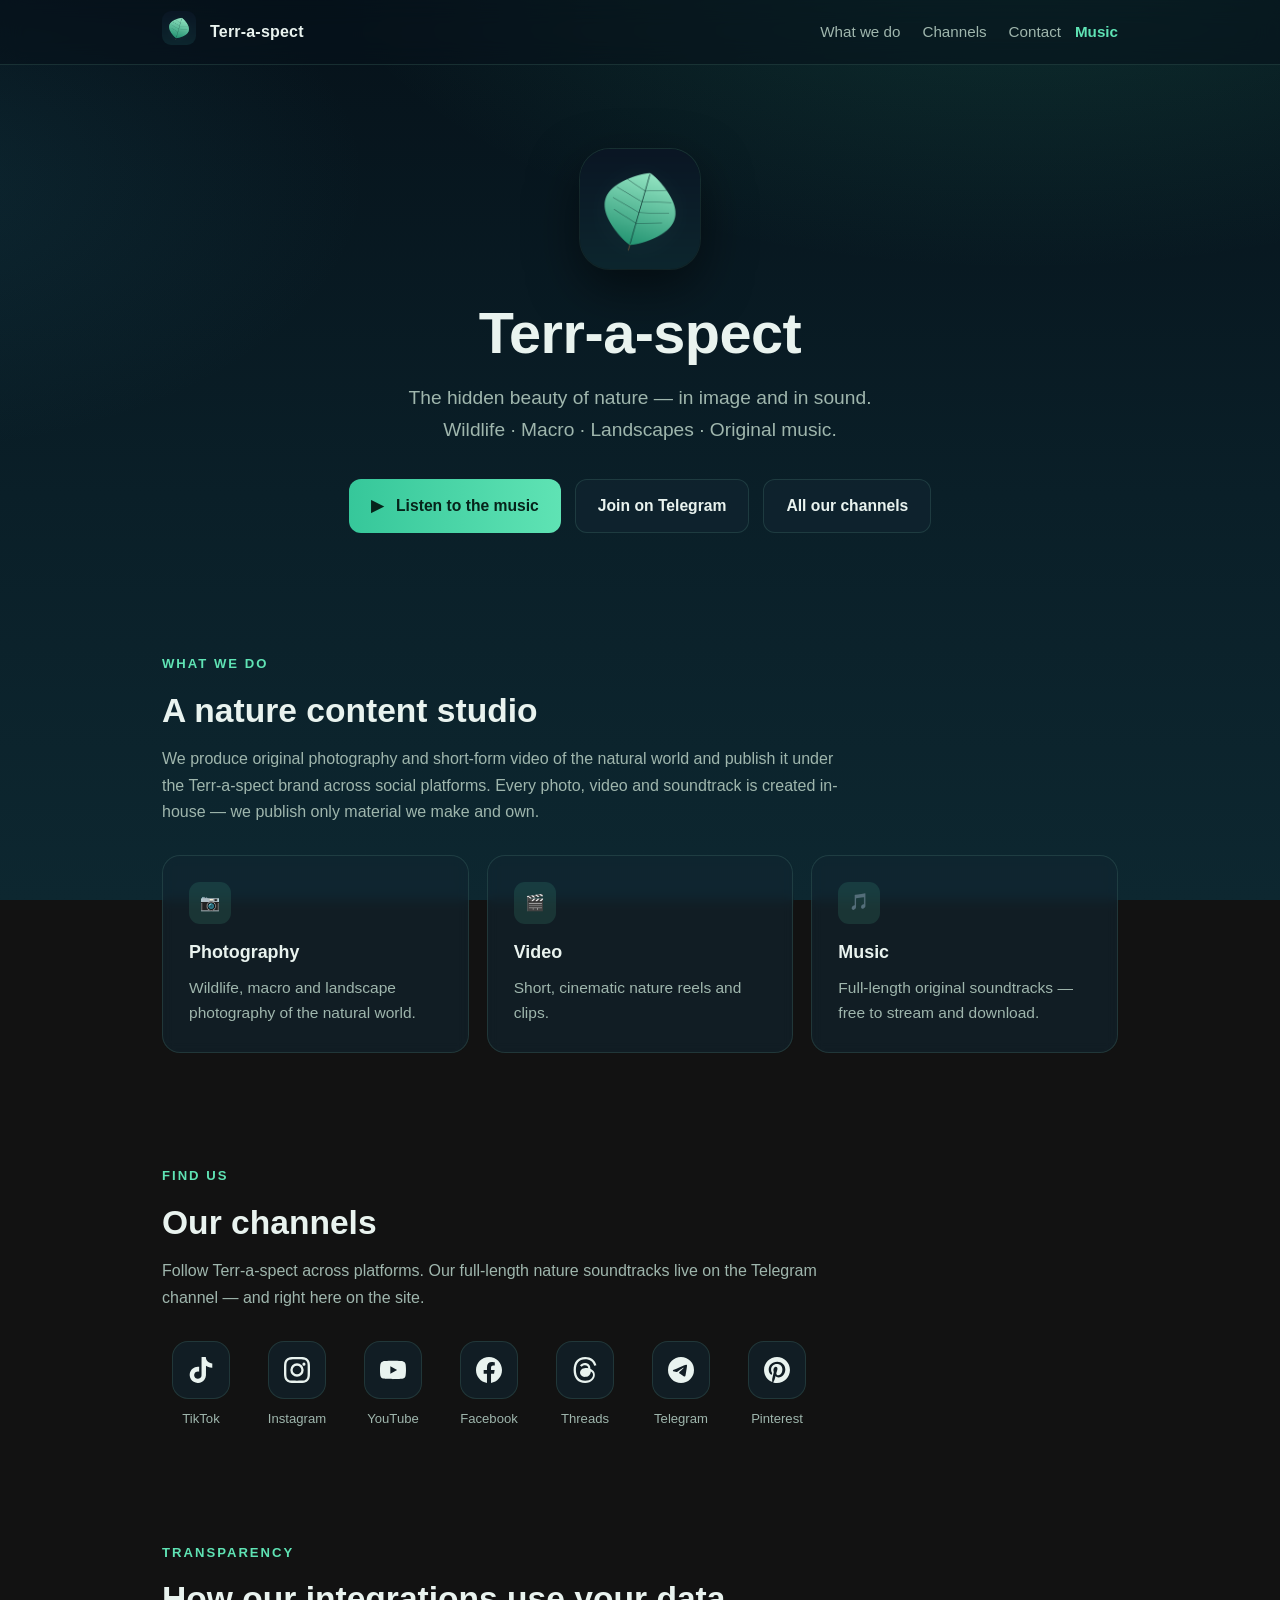
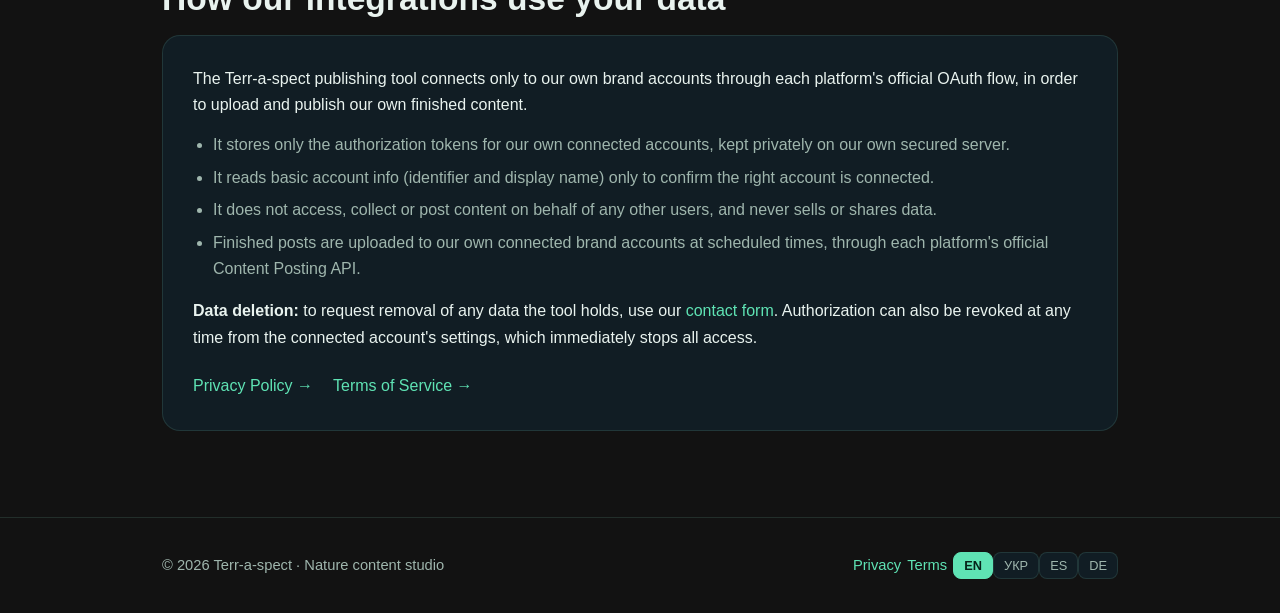
<file: index.html>
<!DOCTYPE html>
<html lang="en">
<head>
<meta charset="utf-8">
<meta name="viewport" content="width=device-width, initial-scale=1">
<!-- TikTok domain verified via DNS TXT (Cloudflare). -->
<meta name="p:domain_verify" content="827fdcbd09fb1265c131b0fda8704e03"/>
<title>Terr-a-spect — nature photography, video &amp; original music</title>
<meta name="description" content="Terr-a-spect is a nature content studio: original wildlife, macro and landscape photography, short-form video and full-length original music, published across TikTok, Instagram, YouTube, Facebook, Threads and Telegram.">
<meta property="og:title" content="Terr-a-spect — nature photography, video & original music">
<meta property="og:description" content="The hidden beauty of nature — in image and in sound. Wildlife · Macro · Landscapes · Original music.">
<meta property="og:type" content="website">
<meta property="og:url" content="https://terr-a-spect.com/">
<meta property="og:image" content="https://terr-a-spect.com/icon.png">
<link rel="icon" type="image/png" href="./icon.png">
<link rel="stylesheet" href="./player.css">
<link rel="apple-touch-icon" href="./icon.png">
<style>
  :root{
    --bg0:#06121a; --bg1:#0a1f28; --bg2:#0d2730;
    --surface:rgba(18,38,49,.6); --border:rgba(120,190,170,.16);
    --text:#e9f3ef; --muted:#9fb6ad; --accent:#5fe3b4; --accent2:#36c79a;
    color-scheme:dark;
  }
  *{box-sizing:border-box;margin:0;padding:0}
  html{scroll-behavior:smooth;scroll-padding-top:80px}   /* якорі не ховаються під липке меню */
  body{
    font-family:-apple-system,BlinkMacSystemFont,"Segoe UI",Roboto,Helvetica,Arial,sans-serif;
    background:
      radial-gradient(1200px 600px at 80% -10%, rgba(54,199,154,.18), transparent 60%),
      radial-gradient(900px 500px at -10% 20%, rgba(40,120,140,.16), transparent 55%),
      linear-gradient(180deg,var(--bg0),var(--bg1) 55%,var(--bg2));
    background-attachment:fixed;
    color:var(--text);line-height:1.65;-webkit-font-smoothing:antialiased;
  }
  a{color:var(--accent);text-decoration:none}
  a:hover{text-decoration:underline}
  .wrap{max-width:1000px;margin:0 auto;padding:0 22px}

  /* nav */
  nav{position:sticky;top:0;z-index:20;backdrop-filter:blur(12px);
      background:rgba(6,18,26,.55);border-bottom:1px solid var(--border)}
  nav .wrap{display:flex;align-items:center;gap:14px;height:64px}
  nav img{width:34px;height:34px;border-radius:9px}
  nav .brand{font-weight:700;letter-spacing:.2px}
  nav .links{margin-left:auto;display:flex;gap:22px}
  nav .links a{color:var(--muted);font-size:.95rem}
  nav .links a:hover{color:var(--text);text-decoration:none}
  .navmusic{color:var(--accent);font-weight:600;font-size:.95rem}
  .navmusic:hover{text-decoration:none;filter:brightness(1.12)}
  @media(max-width:640px){nav .links{display:none} .navmusic{margin-left:auto}}

  /* hero */
  header.hero{padding:84px 0 64px;text-align:center}
  .logo-big{width:120px;height:120px;border-radius:30px;
            box-shadow:0 18px 50px rgba(0,0,0,.5),0 0 0 1px var(--border);margin-bottom:26px}
  h1{font-size:clamp(2.4rem,6vw,3.6rem);font-weight:800;letter-spacing:-.5px;line-height:1.05}
  .grad{background:linear-gradient(90deg,var(--accent),#7fd0ff);-webkit-background-clip:text;
        background-clip:text;color:transparent}
  .tagline{color:var(--muted);font-size:1.2rem;margin:18px auto 0;max-width:620px}
  .cta{display:flex;gap:14px;justify-content:center;flex-wrap:wrap;margin-top:34px}
  .btn{display:inline-flex;align-items:center;gap:9px;padding:13px 22px;border-radius:12px;
       font-weight:600;font-size:.98rem}
  .btn.primary{background:linear-gradient(90deg,var(--accent2),var(--accent));color:#06231a}
  .btn.primary:hover{text-decoration:none;filter:brightness(1.07)}
  .btn.ghost{border:1px solid var(--border);color:var(--text);background:var(--surface)}
  .btn.ghost:hover{text-decoration:none;border-color:var(--accent)}

  /* sections */
  section{padding:56px 0}
  .eyebrow{color:var(--accent);font-weight:700;font-size:.82rem;letter-spacing:2px;text-transform:uppercase}
  h2{font-size:clamp(1.6rem,3.4vw,2.1rem);font-weight:750;margin:8px 0 8px}
  .lead{color:var(--muted);max-width:680px}

  .cards{display:grid;grid-template-columns:repeat(auto-fit,minmax(250px,1fr));gap:18px;margin-top:30px}
  .card{background:var(--surface);border:1px solid var(--border);border-radius:18px;padding:26px;
        backdrop-filter:blur(6px);transition:transform .15s,border-color .15s}
  .card:hover{transform:translateY(-3px);border-color:var(--accent)}
  .card .ic{width:42px;height:42px;border-radius:11px;display:grid;place-items:center;
            background:rgba(95,227,180,.12);margin-bottom:14px}
  .card h3{font-size:1.12rem;margin-bottom:7px}
  .card p{color:var(--muted);font-size:.97rem}

  /* featured track */
  .featbox{margin-top:26px;display:flex;align-items:center;gap:18px;background:var(--surface);
           border:1px solid var(--border);border-radius:18px;padding:20px 24px;flex-wrap:wrap}
  .feat-play{background:linear-gradient(90deg,var(--accent2),var(--accent));color:#06231a;border:0;
             width:52px;height:52px;border-radius:50%;cursor:pointer;display:grid;place-items:center;flex:0 0 52px}
  .feat-play svg{width:24px;height:24px;fill:currentColor}
  .feat-play:hover{filter:brightness(1.08)}
  .feat-meta{min-width:140px}
  .feat-meta .ft{font-weight:700;font-size:1.05rem;color:var(--text)}
  .feat-meta .fp{color:var(--muted);font-size:.9rem}
  .feat-actions{display:flex;gap:18px;align-items:center;margin-left:auto;flex-wrap:wrap}
  .feat-actions a{color:var(--muted);font-size:.95rem}
  .feat-actions a:hover{color:var(--accent);text-decoration:none}

  /* social icons */
  .socials{display:flex;flex-wrap:wrap;gap:18px;margin-top:30px}
  .soc{display:flex;flex-direction:column;align-items:center;gap:9px;width:78px}
  .soc:hover{text-decoration:none}
  .soc .ic{width:58px;height:58px;border-radius:16px;display:grid;place-items:center;
           background:var(--surface);border:1px solid var(--border);color:var(--text);transition:.16s}
  .soc:hover .ic{transform:translateY(-3px);border-color:var(--accent);background:rgba(95,227,180,.12)}
  .soc svg{width:26px;height:26px;fill:currentColor}
  .soc span.lbl{font-size:.82rem;color:var(--muted);transition:.16s}
  .soc:hover span.lbl{color:var(--text)}

  /* data box */
  .databox{background:var(--surface);border:1px solid var(--border);border-radius:18px;padding:30px}
  .databox ul{margin:14px 0 0;padding-left:20px;color:var(--muted)}
  .databox li{margin:6px 0}
  .legal-links{display:flex;gap:20px;flex-wrap:wrap;margin-top:22px}

  /* posts carousel */
  .carousel{position:relative;margin-top:26px}
  .slides{overflow:hidden;border-radius:18px}
  .slides-inner{display:flex;transition:transform .6s cubic-bezier(.4,0,.2,1)}
  .pcard{flex:0 0 100%;background:var(--surface);border:1px solid var(--border);border-radius:18px;padding:26px 54px;overflow:hidden}
  .pc-title{font-size:1.15rem;font-weight:700;margin-bottom:14px;color:#bfe9da}
  .pc-body{display:flex;gap:20px}
  .pc-media{flex:0 0 42%;border-radius:14px;overflow:hidden;aspect-ratio:4/5;background:#0c1b24;cursor:pointer;position:relative}
  .pc-media img,.pc-media video{width:100%;height:100%;object-fit:cover;display:block}
  .pc-media img{animation:kb 14s ease-in-out infinite alternate}   /* Ken-Burns лише для фото — на <video> зум смикав */
  .pc-media:hover img,.pc-media:hover video{filter:brightness(1.06)}
  .pc-playbig{position:absolute;inset:0;margin:auto;width:58px;height:58px;border-radius:50%;background:rgba(8,20,28,.72);display:grid;place-items:center;pointer-events:none}
  .pc-playbig svg{width:26px;height:26px;fill:#fff}
  .lb{position:fixed;inset:0;z-index:60;background:rgba(2,8,12,.93);display:none;align-items:center;justify-content:center;padding:20px}
  .lb.show{display:flex}
  .lb img,.lb video{max-width:96vw;max-height:92vh;border-radius:12px;display:block;box-shadow:0 12px 50px rgba(0,0,0,.6)}
  .lb-close{position:fixed;top:14px;right:22px;background:none;border:0;color:#fff;font-size:2.4rem;line-height:1;cursor:pointer;z-index:61}
  @keyframes kb{from{transform:scale(1)}to{transform:scale(1.09)}}
  .pc-text{flex:1;color:#cdd9e0;font-size:.96rem;line-height:1.6;overflow:hidden;text-align:justify;hyphens:auto;
           display:-webkit-box;-webkit-line-clamp:10;-webkit-box-orient:vertical}
  .pc-foot{display:flex;align-items:center;gap:14px;margin-top:18px;padding-top:16px;border-top:1px solid var(--border)}
  .pc-play{background:linear-gradient(90deg,var(--accent2),var(--accent));color:#06231a;border:0;width:42px;height:42px;border-radius:50%;cursor:pointer;display:grid;place-items:center;flex:0 0 42px}
  .pc-play svg{width:20px;height:20px;fill:currentColor}
  .pc-tt{font-weight:600;flex:1;min-width:0;white-space:nowrap;overflow:hidden;text-overflow:ellipsis;color:var(--text)}
  .pc-dl{color:var(--muted);font-size:1.3rem} .pc-dl:hover{color:var(--accent)}
  .pc-mlink{text-decoration:none;color:var(--text)}
  .pc-mlink .pc-go{margin-left:auto;color:var(--muted);font-size:.9rem;white-space:nowrap}
  .pc-mlink:hover .pc-go{color:var(--accent)} .pc-mlink:hover .pc-play{filter:brightness(1.08)}
  .cnav{position:absolute;top:42%;transform:translateY(-50%);background:rgba(8,20,28,.72);border:1px solid var(--border);
        color:var(--text);width:40px;height:40px;border-radius:50%;cursor:pointer;font-size:1.4rem;z-index:3;backdrop-filter:blur(6px)}
  .cnav:hover{border-color:var(--accent);color:var(--accent)} .cnav.prev{left:8px} .cnav.next{right:8px}
  .dots{display:flex;gap:8px;justify-content:center;margin-top:16px;flex-wrap:wrap}
  .dots button{width:9px;height:9px;border-radius:50%;border:0;background:#2a4350;cursor:pointer;padding:0;transition:.2s}
  .dots button.on{background:var(--accent);width:22px;border-radius:5px}
  @media(max-width:640px){.pc-body{flex-direction:column}.pc-media{flex:none;aspect-ratio:16/10}.cnav{display:none}.pcard{padding:22px 20px}}

  footer{border-top:1px solid var(--border);padding:34px 0;margin-top:30px;color:var(--muted);font-size:.92rem}
  footer .wrap{display:flex;justify-content:space-between;gap:16px;flex-wrap:wrap;align-items:center}
  .langs{display:flex;gap:6px;align-items:center}
  .langbtn{background:var(--surface);border:1px solid var(--border);color:var(--muted);border-radius:8px;
           padding:5px 10px;font-size:.8rem;cursor:pointer}
  .langbtn.on{color:#06231a;background:var(--accent);border-color:var(--accent);font-weight:700}
</style>
</head>
<body>

<nav><div class="wrap">
  <a href="#" onclick="return adminLogin(event)" aria-label="Terr-a-spect"><img src="./icon.png" alt="Terr-a-spect logo"></a>
  <span class="brand">Terr-a-spect</span>
  <div class="links">
    <a href="#what" data-i18n="nav_what">What we do</a>
    <a href="#channels" data-i18n="nav_channels">Channels</a>
    <a href="./contact.html" data-i18n="nav_contact">Contact</a>
  </div>
  <a class="navmusic" href="./music.html" data-i18n="nav_music">Music</a>
</div></nav>

<header class="hero"><div class="wrap">
  <img class="logo-big" src="./icon.png" alt="Terr-a-spect logo">
  <h1>Terr-a-spect</h1>
  <p class="tagline" data-i18n-html="hero_tag">The hidden beauty of nature — in image and in sound.<br>Wildlife · Macro · Landscapes · Original music.</p>
  <div class="cta">
    <a class="btn primary" href="./music.html">▶&nbsp;<span data-i18n="hero_cta_listen">Listen to the music</span></a>
    <a class="btn ghost" href="https://t.me/terr_a_spect" target="_blank" rel="noopener" data-i18n="hero_cta_tg">Join on Telegram</a>
    <a class="btn ghost" href="#channels" data-i18n="hero_cta_all">All our channels</a>
  </div>
</div></header>

<section id="featured"><div class="wrap">
  <div class="eyebrow" data-i18n="feat_eyebrow">Music</div>
  <h2 data-i18n="feat_h2">Our latest track</h2>
  <p class="lead" data-i18n="feat_lead">Original full-length nature soundtracks — stream right here or download. New tracks are added as we publish.</p>
  <div id="featbox" class="featbox"></div>
</div></section>

<section id="latest"><div class="wrap">
  <div class="eyebrow" data-i18n="gal_eyebrow">Latest</div>
  <h2 data-i18n="gal_h2">Recent posts</h2>
  <div class="carousel" id="carousel">
    <div class="slides"><div class="slides-inner" id="cinner"></div></div>
    <button class="cnav prev" onclick="cgo(-1)" aria-label="Previous">‹</button>
    <button class="cnav next" onclick="cgo(1)" aria-label="Next">›</button>
    <div class="dots" id="cdots"></div>
  </div>
</div></section>

<section id="what"><div class="wrap">
  <div class="eyebrow" data-i18n="what_eyebrow">What we do</div>
  <h2 data-i18n="what_h2">A nature content studio</h2>
  <p class="lead" data-i18n="what_lead">We produce original photography and short-form video of the natural world and
  publish it under the Terr-a-spect brand across social platforms. Every photo, video and
  soundtrack is created in-house — we publish only material we make and own.</p>
  <div class="cards">
    <div class="card">
      <div class="ic">📷</div>
      <h3 data-i18n="c1h">Photography</h3>
      <p data-i18n="c1p">Wildlife, macro and landscape photography of the natural world.</p>
    </div>
    <div class="card">
      <div class="ic">🎬</div>
      <h3 data-i18n="c2h">Video</h3>
      <p data-i18n="c2p">Short, cinematic nature reels and clips.</p>
    </div>
    <div class="card">
      <div class="ic">🎵</div>
      <h3 data-i18n="c3h">Music</h3>
      <p data-i18n="c3p">Full-length original soundtracks — free to stream and download.</p>
    </div>
  </div>
</div></section>

<section id="channels"><div class="wrap">
  <div class="eyebrow" data-i18n="ch_eyebrow">Find us</div>
  <h2 data-i18n="ch_h2">Our channels</h2>
  <p class="lead" data-i18n="ch_lead">Follow Terr-a-spect across platforms. Our full-length nature soundtracks live on
  the Telegram channel — and right here on the site.</p>
  <div class="socials">
    <a class="soc" href="https://www.tiktok.com/@terraspect" target="_blank" rel="noopener" aria-label="TikTok" title="TikTok">
      <span class="ic"><svg viewBox="0 0 24 24"><path d="M12.525.02c1.31-.02 2.61-.01 3.91-.02.08 1.53.63 3.09 1.75 4.17 1.12 1.11 2.7 1.62 4.24 1.79v4.03c-1.44-.05-2.89-.35-4.2-.97-.57-.26-1.1-.59-1.62-.93-.01 2.92.01 5.84-.02 8.75-.08 1.4-.54 2.79-1.35 3.94-1.31 1.92-3.58 3.17-5.91 3.21-1.43.08-2.86-.31-4.08-1.03-2.02-1.19-3.44-3.37-3.65-5.71-.02-.5-.03-1-.01-1.49.18-1.9 1.12-3.72 2.58-4.96 1.66-1.44 3.98-2.13 6.15-1.72.02 1.48-.04 2.96-.04 4.44-.99-.32-2.15-.23-3.02.37-.63.41-1.11 1.04-1.36 1.75-.21.51-.15 1.07-.14 1.61.24 1.64 1.82 3.02 3.5 2.87 1.12-.01 2.19-.66 2.77-1.61.19-.33.4-.67.41-1.06.1-1.79.06-3.57.07-5.36.01-4.03-.01-8.05.02-12.07z"/></svg></span>
      <span class="lbl">TikTok</span></a>

    <a class="soc" href="https://www.instagram.com/terr_a_spect/" target="_blank" rel="noopener" aria-label="Instagram" title="Instagram">
      <span class="ic"><svg viewBox="0 0 24 24"><path d="M12 2.16c3.2 0 3.58.01 4.85.07 1.17.05 1.8.25 2.23.41.56.22.96.48 1.38.9.42.42.68.82.9 1.38.16.43.36 1.06.41 2.23.06 1.27.07 1.65.07 4.85s-.01 3.58-.07 4.85c-.05 1.17-.25 1.8-.41 2.23-.22.56-.48.96-.9 1.38-.42.42-.82.68-1.38.9-.43.16-1.06.36-2.23.41-1.27.06-1.65.07-4.85.07s-3.58-.01-4.85-.07c-1.17-.05-1.8-.25-2.23-.41a3.72 3.72 0 0 1-1.38-.9 3.72 3.72 0 0 1-.9-1.38c-.16-.43-.36-1.06-.41-2.23C2.17 15.58 2.16 15.2 2.16 12s.01-3.58.07-4.85c.05-1.17.25-1.8.41-2.23.22-.56.48-.96.9-1.38.42-.42.82-.68 1.38-.9.43-.16 1.06-.36 2.23-.41C8.42 2.17 8.8 2.16 12 2.16M12 0C8.74 0 8.33.01 7.05.07 5.78.13 4.9.33 4.14.63c-.79.3-1.46.72-2.13 1.38C1.35 2.68.93 3.35.63 4.14.33 4.9.13 5.78.07 7.05.01 8.33 0 8.74 0 12s.01 3.67.07 4.95c.06 1.27.26 2.15.56 2.91.3.79.72 1.46 1.38 2.13.67.66 1.34 1.08 2.13 1.38.76.3 1.64.5 2.91.56C8.33 23.99 8.74 24 12 24s3.67-.01 4.95-.07c1.27-.06 2.15-.26 2.91-.56a5.88 5.88 0 0 0 2.13-1.38 5.88 5.88 0 0 0 1.38-2.13c.3-.76.5-1.64.56-2.91.06-1.28.07-1.69.07-4.95s-.01-3.67-.07-4.95c-.06-1.27-.26-2.15-.56-2.91a5.88 5.88 0 0 0-1.38-2.13A5.88 5.88 0 0 0 19.86.63c-.76-.3-1.64-.5-2.91-.56C15.67.01 15.26 0 12 0m0 5.84a6.16 6.16 0 1 0 0 12.32 6.16 6.16 0 0 0 0-12.32M12 16a4 4 0 1 1 0-8 4 4 0 0 1 0 8m6.41-10.85a1.44 1.44 0 1 0 0 2.88 1.44 1.44 0 0 0 0-2.88"/></svg></span>
      <span class="lbl">Instagram</span></a>

    <a class="soc" href="https://www.youtube.com/@terr_a_spect" target="_blank" rel="noopener" aria-label="YouTube" title="YouTube">
      <span class="ic"><svg viewBox="0 0 24 24"><path d="M23.5 6.19a3.02 3.02 0 0 0-2.12-2.14C19.5 3.55 12 3.55 12 3.55s-7.5 0-9.38.5A3.02 3.02 0 0 0 .5 6.19C0 8.07 0 12 0 12s0 3.93.5 5.81a3.02 3.02 0 0 0 2.12 2.14c1.88.5 9.38.5 9.38.5s7.5 0 9.38-.5a3.02 3.02 0 0 0 2.12-2.14C24 15.93 24 12 24 12s0-3.93-.5-5.81M9.55 15.57V8.43L15.82 12l-6.27 3.57z"/></svg></span>
      <span class="lbl">YouTube</span></a>

    <a class="soc" href="https://www.facebook.com/1133241529873189" target="_blank" rel="noopener" aria-label="Facebook" title="Facebook">
      <span class="ic"><svg viewBox="0 0 24 24"><path d="M24 12.07C24 5.4 18.63 0 12 0S0 5.4 0 12.07C0 18.1 4.39 23.1 10.13 24v-8.44H7.08v-3.49h3.05V9.41c0-3.02 1.79-4.69 4.53-4.69 1.31 0 2.68.24 2.68.24v2.97h-1.51c-1.49 0-1.96.93-1.96 1.89v2.25h3.33l-.53 3.49h-2.8V24C19.61 23.1 24 18.1 24 12.07"/></svg></span>
      <span class="lbl">Facebook</span></a>

    <a class="soc" href="https://www.threads.com/@terr_a_spect" target="_blank" rel="noopener" aria-label="Threads" title="Threads">
      <span class="ic"><svg viewBox="0 0 24 24"><path d="M12.19 24h-.01c-3.58-.02-6.33-1.2-8.18-3.51C2.35 18.44 1.5 15.59 1.47 12.01v-.02c.03-3.58.88-6.43 2.53-8.48C5.85 1.2 8.6.02 12.18 0h.01c2.75.02 5.04.73 6.83 2.1 1.68 1.29 2.86 3.13 3.51 5.47l-2.04.57c-1.1-3.96-3.9-5.98-8.3-6.02-2.91.02-5.11.94-6.54 2.72C4.31 6.5 3.62 8.91 3.59 12c.03 3.09.72 5.5 2.06 7.16 1.43 1.78 3.63 2.7 6.54 2.72 2.62-.02 4.36-.63 5.8-2.05 1.65-1.61 1.62-3.59 1.09-4.8-.31-.71-.87-1.3-1.63-1.75-.19 1.35-.62 2.45-1.28 3.27-.89 1.1-2.14 1.7-3.73 1.79-1.2.07-2.36-.22-3.26-.8-1.06-.69-1.69-1.74-1.75-2.96-.07-1.19.41-2.29 1.33-3.08.88-.76 2.12-1.21 3.58-1.29.97-.05 1.88 0 2.71.13-.13-.74-.38-1.33-.74-1.76-.52-.62-1.34-.93-2.43-.94h-.03c-.87 0-2.06.24-2.81 1.35l-1.69-1.06c1-1.48 2.63-2.29 4.5-2.29h.05c3.13.02 4.99 1.95 5.18 5.33.11.04.21.09.32.13 1.49.71 2.58 1.77 3.16 3.09.8 1.82.87 4.78-1.54 7.14C17.42 23.19 15.19 24 12.03 24z"/></svg></span>
      <span class="lbl">Threads</span></a>

    <a class="soc" href="https://t.me/terr_a_spect" target="_blank" rel="noopener" aria-label="Telegram" title="Telegram">
      <span class="ic"><svg viewBox="0 0 24 24"><path d="M11.94 0A12 12 0 0 0 0 12a12 12 0 0 0 12 12 12 12 0 0 0 12-12A12 12 0 0 0 12 0a12 12 0 0 0-.06 0m4.96 7.22c.1 0 .32.02.47.14a.5.5 0 0 1 .17.33c.02.09.04.31.02.47-.18 1.9-.96 6.5-1.36 8.63-.17.9-.5 1.2-.82 1.23-.7.06-1.23-.46-1.9-.9-1.06-.7-1.65-1.13-2.68-1.8-1.18-.78-.42-1.21.26-1.91.18-.18 3.25-2.98 3.31-3.23.01-.03.01-.15-.06-.21-.07-.06-.17-.04-.25-.02-.1.02-1.8 1.14-5.06 3.34-.48.33-.91.49-1.3.48-.43-.01-1.25-.24-1.86-.44-.75-.24-1.35-.37-1.3-.79.03-.21.33-.44.89-.66 3.5-1.52 5.83-2.53 7-3.01 3.33-1.39 4.02-1.63 4.47-1.64"/></svg></span>
      <span class="lbl">Telegram</span></a>

    <a class="soc" href="https://www.pinterest.com/Terraspect/" target="_blank" rel="noopener" aria-label="Pinterest" title="Pinterest">
      <span class="ic"><svg viewBox="0 0 24 24"><path d="M12.02 0C5.4 0 .03 5.37.03 11.99c0 5.08 3.16 9.42 7.62 11.16-.11-.95-.2-2.4.04-3.44.22-.94 1.4-5.96 1.4-5.96s-.36-.72-.36-1.78c0-1.67.97-2.91 2.17-2.91 1.02 0 1.52.77 1.52 1.69 0 1.03-.66 2.57-1 4-.28 1.19.6 2.16 1.78 2.16 2.13 0 3.77-2.25 3.77-5.49 0-2.87-2.06-4.88-5.01-4.88-3.41 0-5.42 2.56-5.42 5.21 0 1.03.4 2.14.89 2.74.1.12.11.22.08.34-.09.38-.29 1.2-.33 1.36-.05.22-.17.27-.4.16-1.5-.69-2.43-2.88-2.43-4.64 0-3.78 2.75-7.25 7.92-7.25 4.16 0 7.39 2.97 7.39 6.92 0 4.14-2.61 7.46-6.23 7.46-1.21 0-2.35-.63-2.76-1.38l-.75 2.85c-.27 1.04-1 2.35-1.5 3.15 1.12.34 2.31.53 3.55.53 6.61 0 11.99-5.36 11.99-11.99C24.01 5.37 18.63 0 12.02 0"/></svg></span>
      <span class="lbl">Pinterest</span></a>
  </div>
</div></section>

<section id="data"><div class="wrap">
  <div class="eyebrow" data-i18n="data_eyebrow">Transparency</div>
  <h2 data-i18n="data_h2">How our integrations use your data</h2>
  <div class="databox">
    <p data-i18n="data_p1">The Terr-a-spect publishing tool connects only to our own brand accounts through each
    platform's official OAuth flow, in order to upload and publish our own finished content.</p>
    <ul>
      <li data-i18n="data_li1">It stores only the authorization tokens for our own connected accounts, kept privately
      on our own secured server.</li>
      <li data-i18n="data_li2">It reads basic account info (identifier and display name) only to confirm the right
      account is connected.</li>
      <li data-i18n="data_li3">It does not access, collect or post content on behalf of any other
      users, and never sells or shares data.</li>
      <li data-i18n="data_li4">Finished posts are uploaded to our own connected brand accounts at scheduled
      times, through each platform's official Content Posting API.</li>
    </ul>
    <p style="margin-top:16px" data-i18n-html="data_del"><strong>Data deletion:</strong> to request removal of any data the
    tool holds, use our <a href="./contact.html">contact form</a>. Authorization
    can also be revoked at any time from the connected account's settings, which immediately stops
    all access.</p>
    <div class="legal-links">
      <a href="./privacy.html">Privacy Policy →</a>
      <a href="./terms.html">Terms of Service →</a>
    </div>
  </div>
</div></section>

<footer><div class="wrap">
  <div>© 2026 Terr-a-spect · <span data-i18n="foot_studio">Nature content studio</span></div>
  <div class="langs">
    <a href="./privacy.html">Privacy</a>
    <a href="./terms.html">Terms</a>
    <span data-lang-switcher></span>
  </div>
</div></footer>

<div id="lightbox" class="lb" onclick="closeLb(event)">
  <button class="lb-close" onclick="closeLb(event)" aria-label="Close">&times;</button>
  <div id="lbInner"></div>
</div>

<script src="./i18n.js"></script>
<script>
// var (не const/let) на верхньому рівні — щоб pjax міг безпечно перевиконати скрипт.
var GMEDIA="https://media.terr-a-spect.com";
var GIC={play:'<svg viewBox="0 0 24 24"><path d="M8 5v14l11-7z"/></svg>'};
var gposts=[],gidx=0,gtimer=null,tsx=0;
var gesc=s=>(s||'').replace(/[&<>"]/g,c=>({'&':'&amp;','<':'&lt;','>':'&gt;','"':'&quot;'}[c]));
var gclean=s=>(s||'')
  .replace(/\*\*([\s\S]*?)\*\*/g,'$1').replace(/__([\s\S]*?)__/g,'$1')
  .replace(/\*([^*\n]+)\*/g,'$1').replace(/`([^`]+)`/g,'$1')
  .replace(/^\s{0,3}#{1,6}\s+/gm,'').replace(/^\s*>\s?/gm,'')
  .replace(/[*_`]{1,}/g,'').trim();
async function gInit(){
  let d; try{ d=await (await fetch(GMEDIA+"/api/posts",{cache:"no-store"})).json(); }catch(e){ return gHide(); }
  gposts=(d.posts||[]);
  if(!gposts.length) return gHide();
  gRender(); gStart();
  const c=document.getElementById('carousel');
  c.addEventListener('mouseenter',()=>clearInterval(gtimer));
  c.addEventListener('mouseleave',gStart);
  c.addEventListener('touchstart',e=>{tsx=e.changedTouches[0].clientX;clearInterval(gtimer);},{passive:true});
  c.addEventListener('touchend',e=>{const dx=e.changedTouches[0].clientX-tsx;if(Math.abs(dx)>40)cgo(dx<0?1:-1);gStart();},{passive:true});
}
function gHide(){const s=document.getElementById('latest');if(s)s.style.display='none';}
function gRender(){
  const lang=localStorage.getItem('ts_lang')||'uk';
  document.getElementById('cinner').innerHTML=gposts.map(p=>{
    const cap = gclean(p['caption_'+lang] || p.caption || '');
    const ttl = gclean(p['title_'+lang] || p.title || '');
    const mUrl=GMEDIA+p.media;
    const media=p.media_type==='video'
      ? `<div class="pc-media" onclick="openLb('video','${mUrl}')"><video src="${mUrl}" muted preload="metadata" playsinline></video><span class="pc-playbig">${GIC.play}</span></div>`
      : `<div class="pc-media" onclick="openLb('photo','${mUrl}')"><img src="${mUrl}" loading="lazy" alt=""></div>`;
    // низ: трек поста → клік веде на сторінку музики й вмикає його
    const foot = p.track_msg_id
      ? `<a class="pc-foot pc-mlink" href="./music.html?t=${p.track_msg_id}">
           <span class="pc-play">${GIC.play}</span><span class="pc-tt">${gesc(ttl)}</span>
           <span class="pc-go">${tt('gal_music')}</span></a>`
      : '';
    return `<div class="pcard"><div class="pc-title">${gesc(ttl)}</div>
      <div class="pc-body">${media}<div class="pc-text">${gesc(cap)}</div></div>
      ${foot}</div>`;
  }).join('');
  document.getElementById('cdots').innerHTML=gposts.map((_,i)=>`<button class="${i===gidx?'on':''}" onclick="gto(${i})"></button>`).join('');
  gupd();
}
function gupd(){
  document.getElementById('cinner').style.transform=`translateX(-${gidx*100}%)`;
  document.querySelectorAll('#cdots button').forEach((b,i)=>b.classList.toggle('on',i===gidx));
}
function gto(i){gidx=(i+gposts.length)%gposts.length;gupd();gStart();}
function cgo(d){gto(gidx+d);}
function gStart(){clearInterval(gtimer);if(gposts.length>1)gtimer=setInterval(()=>gto(gidx+1),7000);}
function openLb(type,url){
  document.getElementById('lbInner').innerHTML = type==='video'
    ? `<video src="${url}" controls autoplay playsinline></video>`
    : `<img src="${url}" alt="">`;
  document.getElementById('lightbox').classList.add('show'); clearInterval(gtimer);
}
function closeLb(e){
  if(e && !(e.target.id==='lightbox' || (e.target.classList && e.target.classList.contains('lb-close')))) return;
  document.getElementById('lightbox').classList.remove('show');
  document.getElementById('lbInner').innerHTML=''; gStart();
}
// ── featured track: найсвіжіший Suno-трек на головній (тягне /api/tracks, грає в глобальному плеєрі) ──
var ftrack=null;
async function fInit(){
  let d; try{ d=await (await fetch(GMEDIA+"/api/tracks",{cache:"no-store"})).json(); }catch(e){ return fHide(); }
  var ts=(d&&d.tracks)||[]; if(!ts.length) return fHide();
  ftrack=ts[0]; fRender();
}
function fRender(){
  var box=document.getElementById('featbox'); if(!box||!ftrack) return;
  var t=ftrack;
  box.innerHTML=
    '<button class="feat-play" onclick="featPlay(\''+t.msg_id+'\')" aria-label="Play">'+GIC.play+'</button>'
   +'<div class="feat-meta"><div class="ft">'+gesc(t.title||'—')+'</div>'
   +'<div class="fp">'+gesc(t.performer||'Terr-a-spect')+'</div></div>'
   +'<div class="feat-actions">'
   +'<a href="'+GMEDIA+t.download+'" download>⬇ '+tt('mus_download')+'</a>'
   +'<a href="./music.html">'+tt('feat_all')+'</a></div>';
}
function fHide(){var s=document.getElementById('featured');if(s)s.style.display='none';}
function featPlay(m){ if(window.TAS&&window.TAS.ready()) window.TAS.playByMsg(m);
  else window.addEventListener('tas:ready',function(){ if(window.TAS) window.TAS.playByMsg(m); },{once:true}); }
if(!window.__idxBound){ window.__idxBound=true;        // слухачі лише раз (pjax перевиконує скрипт)
  // перевіряємо наявність DOM — слухач лишається активним і на інших сторінках (pjax)
  window.addEventListener('langchange', function(){ if(document.getElementById('cinner')&&gposts.length) gRender(); if(document.getElementById('featbox')&&ftrack) fRender(); });
  document.addEventListener('keydown', function(e){ if(e.key==='Escape'&&document.getElementById('lightbox')) closeLb({target:{id:'lightbox'}}); });
  // надійний плавний скрол по якорях меню (#what/#channels): обходить pjax-кліки й збій нативного хеш-скролу
  // (asyncронне медіа каруселі зсувало layout і переривало нативний smooth-scroll → «смик» без переходу)
  document.addEventListener('click', function(e){
    var a=e.target.closest&&e.target.closest('a[href^="#"]'); if(!a) return;
    var id=a.getAttribute('href').slice(1), el=id&&document.getElementById(id);
    if(el){ e.preventDefault(); el.scrollIntoView({behavior:'smooth',block:'start'}); history.replaceState(null,'','#'+id); }
  }, true);
}
gInit(); fInit();
</script>
<script src="./player.js" defer></script>
</body>
</html>
</file>
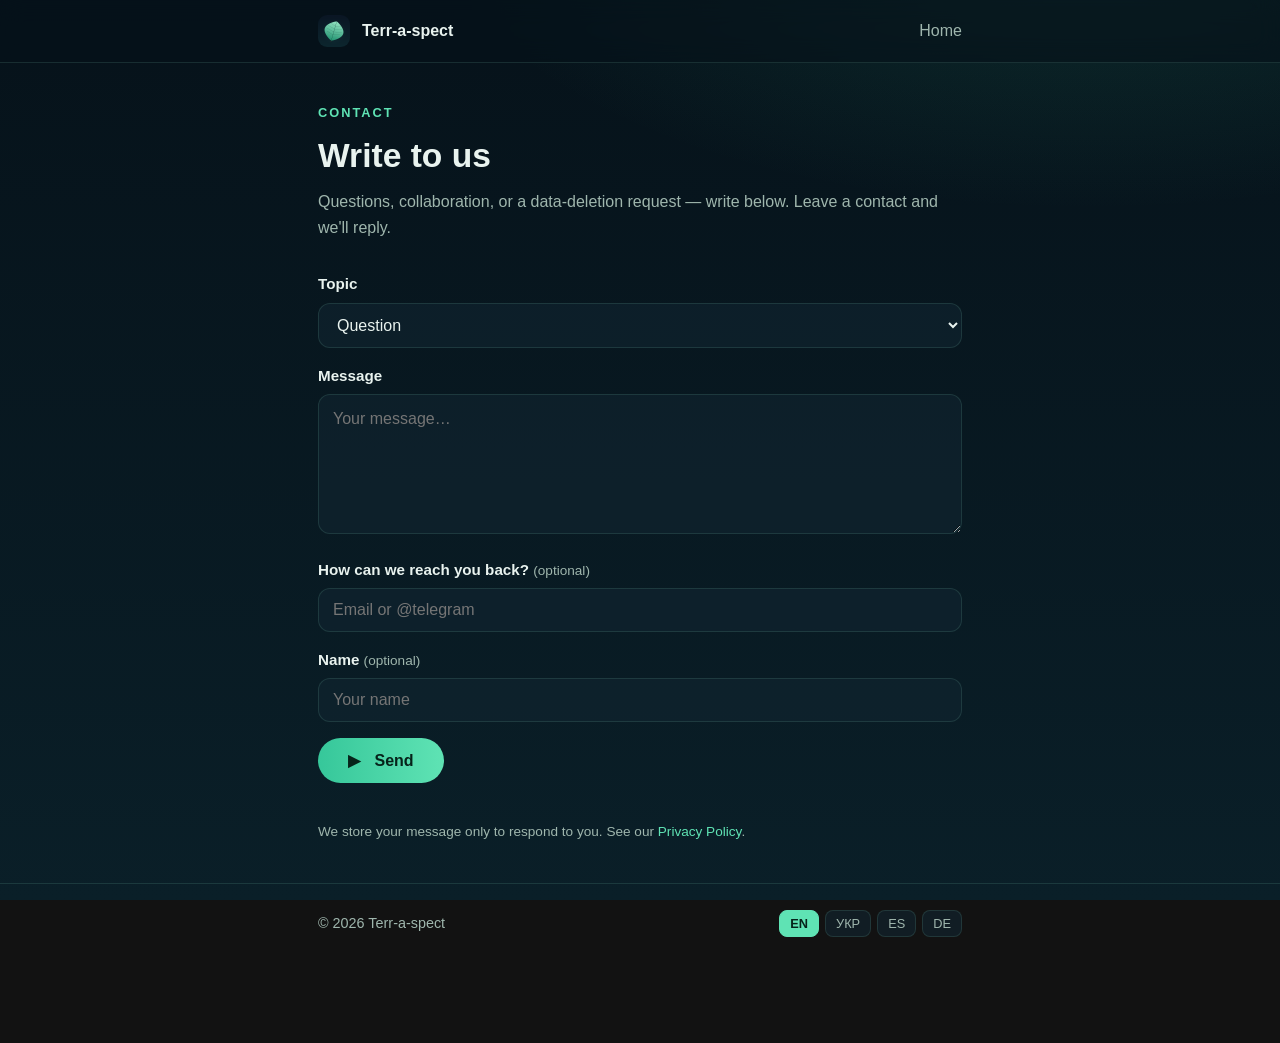
<file: contact.html>
<!DOCTYPE html>
<html lang="en">
<head>
<meta charset="utf-8">
<meta name="viewport" content="width=device-width, initial-scale=1">
<title>Contact — Terr-a-spect</title>
<meta name="description" content="Write to Terr-a-spect — questions, collaboration, or a data-deletion request.">
<meta name="robots" content="noindex">
<link rel="icon" type="image/png" href="./icon.png">
<link rel="stylesheet" href="./player.css">
<style>
  :root{--bg0:#06121a;--bg1:#0a1f28;--surface:rgba(18,38,49,.6);--border:rgba(120,190,170,.16);
        --text:#e9f3ef;--muted:#9fb6ad;--accent:#5fe3b4;--accent2:#36c79a;color-scheme:dark}
  *{box-sizing:border-box;margin:0;padding:0}
  body{font-family:-apple-system,BlinkMacSystemFont,"Segoe UI",Roboto,Arial,sans-serif;
       background:radial-gradient(1100px 500px at 85% -10%,rgba(54,199,154,.16),transparent 60%),
                  linear-gradient(180deg,var(--bg0),var(--bg1));background-attachment:fixed;
       color:var(--text);line-height:1.6;-webkit-font-smoothing:antialiased;padding-bottom:80px}
  a{color:var(--accent);text-decoration:none} a:hover{text-decoration:underline}
  .wrap{max-width:680px;margin:0 auto;padding:0 18px}
  nav{position:sticky;top:0;z-index:20;backdrop-filter:blur(12px);background:rgba(6,18,26,.6);
      border-bottom:1px solid var(--border)}
  nav .wrap{display:flex;align-items:center;gap:12px;height:62px;max-width:680px}
  nav img{width:32px;height:32px;border-radius:9px}
  nav .brand{font-weight:700}
  nav .home{margin-left:auto;color:var(--muted)} nav .home:hover{color:var(--text)}

  header.h{padding:40px 0 10px}
  .eyebrow{color:var(--accent);font-weight:700;font-size:.8rem;letter-spacing:2px;text-transform:uppercase}
  h1{font-size:2.1rem;font-weight:800;margin:6px 0}
  .sub{color:var(--muted)}

  form{margin-top:22px;display:flex;flex-direction:column;gap:16px}
  label{display:block;font-weight:600;margin-bottom:6px;font-size:.95rem}
  .opt{color:var(--muted);font-weight:400;font-size:.85rem}
  select,input[type=text],textarea{width:100%;background:var(--surface);border:1px solid var(--border);
        color:var(--text);border-radius:12px;padding:12px 14px;font-size:1rem;outline:none;font-family:inherit}
  select:focus,input:focus,textarea:focus{border-color:var(--accent)}
  textarea{resize:vertical;min-height:140px;line-height:1.5}
  .hp{position:absolute;left:-9999px;width:1px;height:1px;overflow:hidden}
  .send{align-self:flex-start;display:inline-flex;align-items:center;gap:10px;
        background:linear-gradient(90deg,var(--accent2),var(--accent));color:#06231a;font-weight:700;
        border:0;border-radius:30px;padding:13px 30px;cursor:pointer;font-size:1rem}
  .send:hover{filter:brightness(1.07)} .send:disabled{opacity:.55;cursor:default;filter:none}
  .status{font-size:.92rem;min-height:1.2em}
  .status.err{color:#ff9b9b} .status.ok{color:var(--accent)}
  .privacy{color:var(--muted);font-size:.85rem;margin-top:4px}
  .done{margin-top:26px;background:var(--surface);border:1px solid var(--accent);border-radius:16px;padding:26px;text-align:center}
  .done .big{font-size:2rem;margin-bottom:8px}

  footer{border-top:1px solid var(--border);padding:26px 0;margin-top:40px;color:var(--muted);font-size:.9rem}
  footer .wrap{display:flex;justify-content:space-between;gap:14px;flex-wrap:wrap;align-items:center}
  .langs{display:flex;gap:6px}
  .langbtn{background:var(--surface);border:1px solid var(--border);color:var(--muted);border-radius:8px;
           padding:5px 10px;font-size:.8rem;cursor:pointer}
  .langbtn.on{color:#06231a;background:var(--accent);border-color:var(--accent);font-weight:700}
</style>
</head>
<body>
<nav><div class="wrap">
  <img src="./icon.png" alt="Terr-a-spect"><span class="brand">Terr-a-spect</span>
  <a class="home" href="./index.html" data-i18n="nav_home">Home</a>
</div></nav>

<header class="h"><div class="wrap">
  <div class="eyebrow" data-i18n="nav_contact">Contact</div>
  <h1 data-i18n="ct_h1">Write to us</h1>
  <p class="sub" data-i18n="ct_sub">Questions, collaboration, or a data-deletion request — write below. Leave a contact and we'll reply.</p>
</div></header>

<main class="wrap">
  <form id="ct_form" onsubmit="return submitContact(event)" autocomplete="off">
    <div>
      <label for="ct_category" data-i18n="ct_cat">Topic</label>
      <select id="ct_category">
        <option value="question"  data-i18n="ct_cat_question">Question</option>
        <option value="collab"    data-i18n="ct_cat_collab">Collaboration</option>
        <option value="deletion"  data-i18n="ct_cat_deletion">Data deletion</option>
        <option value="other"     data-i18n="ct_cat_other">Other</option>
      </select>
    </div>
    <div>
      <label for="ct_message" data-i18n="ct_msg">Message</label>
      <textarea id="ct_message" maxlength="4000" data-i18n-ph="ct_msg_ph" placeholder="Your message…"></textarea>
    </div>
    <div>
      <label for="ct_contact"><span data-i18n="ct_contact">How can we reach you back?</span> <span class="opt" data-i18n="ct_optional">(optional)</span></label>
      <input type="text" id="ct_contact" maxlength="200" data-i18n-ph="ct_contact_ph" placeholder="Email or @telegram">
    </div>
    <div>
      <label for="ct_name"><span data-i18n="ct_name">Name</span> <span class="opt" data-i18n="ct_optional">(optional)</span></label>
      <input type="text" id="ct_name" maxlength="100" data-i18n-ph="ct_name_ph" placeholder="Your name">
    </div>
    <!-- honeypot: люди не бачать; боти заповнюють -->
    <div class="hp" aria-hidden="true"><label>Website</label><input type="text" id="ct_hp" tabindex="-1" autocomplete="off"></div>
    <div>
      <button class="send" id="ct_send" type="submit">▶&nbsp;<span data-i18n="ct_send">Send</span></button>
      <div class="status" id="ct_status"></div>
    </div>
    <p class="privacy" data-i18n-html="ct_privacy">We store your message only to respond to you. See our <a href="./privacy.html">Privacy Policy</a>.</p>
  </form>

  <div class="done" id="ct_done" style="display:none">
    <div class="big">✅</div>
    <div data-i18n="ct_ok">Thanks! We received your message and will reply if you left a contact.</div>
  </div>
</main>

<footer><div class="wrap">
  <div>© 2026 Terr-a-spect</div>
  <div class="langs" data-lang-switcher></div>
</div></footer>

<script src="./i18n.js"></script>
<script>
var ADMIN="https://admin.terr-a-spect.com";
function setStatus(t,cls){ var e=document.getElementById('ct_status'); e.textContent=t||''; e.className='status'+(cls?(' '+cls):''); }
async function submitContact(e){
  e.preventDefault();
  var msg=document.getElementById('ct_message').value.trim();
  if(msg.length<20){ setStatus(tt('ct_short'),'err'); return false; }
  var body={ message:msg,
    category:document.getElementById('ct_category').value,
    contact:document.getElementById('ct_contact').value.trim(),
    name:document.getElementById('ct_name').value.trim(),
    hp:document.getElementById('ct_hp').value,
    lang:(localStorage.getItem('ts_lang')||'') };
  var btn=document.getElementById('ct_send'); btn.disabled=true; setStatus(tt('ct_sending'),'');
  try{
    var r=await fetch(ADMIN+"/api/contact",{method:"POST",headers:{"Content-Type":"application/json"},body:JSON.stringify(body)});
    if(r.ok){ document.getElementById('ct_form').style.display='none'; document.getElementById('ct_done').style.display=''; window.scrollTo(0,0); }
    else if(r.status===429){ setStatus(tt('ct_rate'),'err'); btn.disabled=false; }
    else{ setStatus(tt('ct_err'),'err'); btn.disabled=false; }
  }catch(err){ setStatus(tt('ct_err'),'err'); btn.disabled=false; }
  return false;
}
</script>
<script src="./player.js" defer></script>
</body>
</html>
</file>
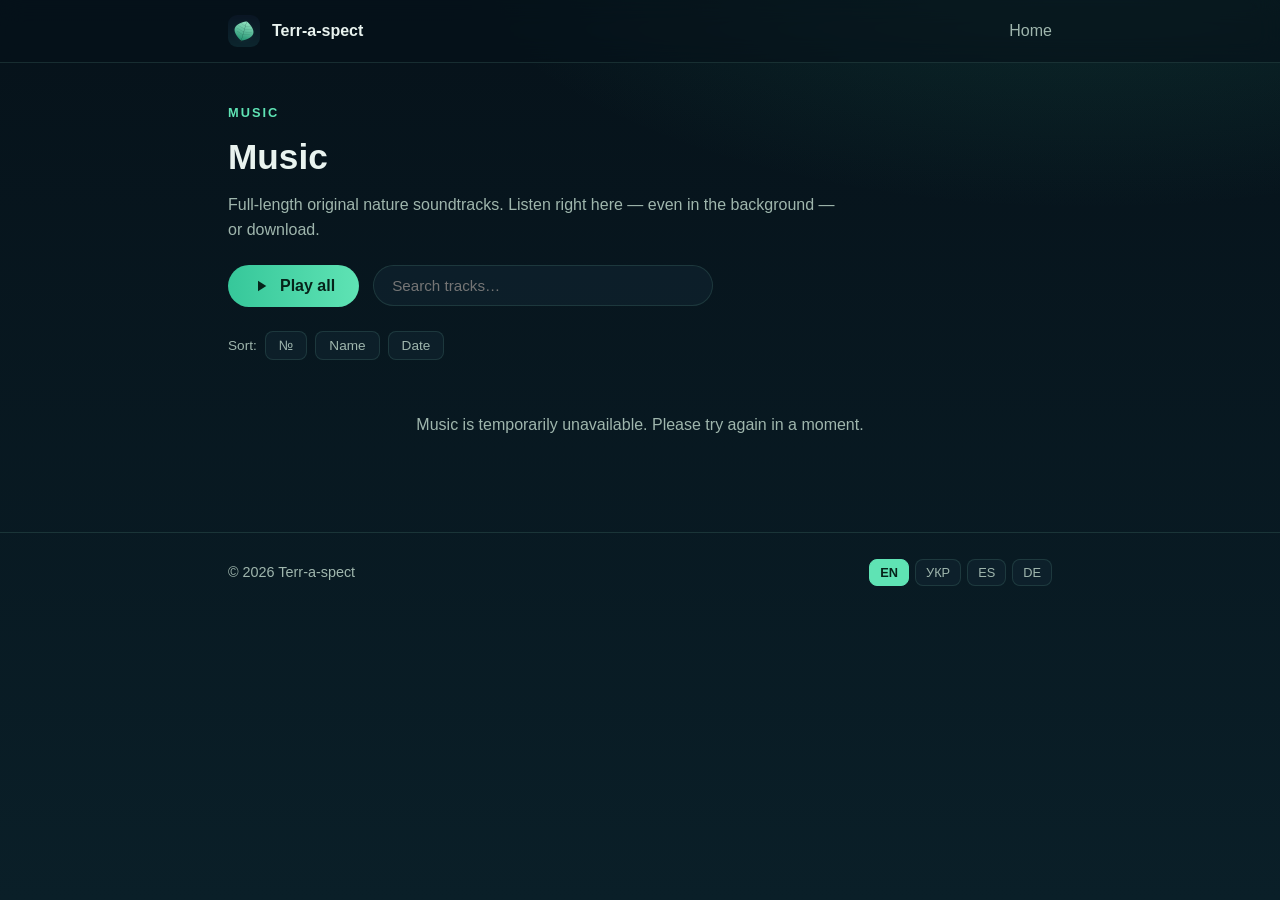
<file: music.html>
<!DOCTYPE html>
<html lang="en">
<head>
<meta charset="utf-8">
<meta name="viewport" content="width=device-width, initial-scale=1">
<title>Music — Terr-a-spect</title>
<meta name="description" content="Full-length original nature soundtracks by Terr-a-spect. Listen in the background or download.">
<link rel="icon" type="image/png" href="./icon.png">
<link rel="stylesheet" href="./player.css">
<style>
  :root{--bg0:#06121a;--bg1:#0a1f28;--surface:rgba(18,38,49,.6);--border:rgba(120,190,170,.16);
        --text:#e9f3ef;--muted:#9fb6ad;--accent:#5fe3b4;--accent2:#36c79a;color-scheme:dark}
  *{box-sizing:border-box;margin:0;padding:0}
  body{font-family:-apple-system,BlinkMacSystemFont,"Segoe UI",Roboto,Arial,sans-serif;
       background:radial-gradient(1100px 500px at 85% -10%,rgba(54,199,154,.16),transparent 60%),
                  linear-gradient(180deg,var(--bg0),var(--bg1));background-attachment:fixed;
       color:var(--text);line-height:1.6;-webkit-font-smoothing:antialiased;padding-bottom:40px}
  a{color:var(--accent);text-decoration:none}
  .wrap{max-width:860px;margin:0 auto;padding:0 18px}
  nav{position:sticky;top:0;z-index:20;backdrop-filter:blur(12px);background:rgba(6,18,26,.6);
      border-bottom:1px solid var(--border)}
  nav .wrap{display:flex;align-items:center;gap:12px;height:62px}
  nav img{width:32px;height:32px;border-radius:9px}
  nav .brand{font-weight:700}
  nav .home{margin-left:auto;color:var(--muted)} nav .home:hover{color:var(--text)}

  header.h{padding:40px 0 14px}
  .eyebrow{color:var(--accent);font-weight:700;font-size:.8rem;letter-spacing:2px;text-transform:uppercase}
  h1{font-size:2.2rem;font-weight:800;margin:6px 0}
  .sub{color:var(--muted);max-width:620px}
  .bar{display:flex;align-items:center;gap:14px;margin:22px 0 8px;flex-wrap:wrap}
  .playall{display:inline-flex;align-items:center;gap:10px;background:linear-gradient(90deg,var(--accent2),var(--accent));
           color:#06231a;font-weight:700;border:0;border-radius:30px;padding:12px 24px;cursor:pointer;font-size:1rem}
  .playall:hover{filter:brightness(1.07)}
  .search{flex:1;min-width:180px;max-width:340px;background:var(--surface);border:1px solid var(--border);
          color:var(--text);border-radius:30px;padding:11px 18px;font-size:.95rem;outline:none}
  .search:focus{border-color:var(--accent)}
  .count{color:var(--muted);font-size:.92rem}
  .sortbar{display:flex;align-items:center;gap:8px;margin:2px 0 12px;flex-wrap:wrap}
  .slab{color:var(--muted);font-size:.85rem}
  .sortbtn{background:var(--surface);border:1px solid var(--border);color:var(--muted);border-radius:8px;padding:6px 13px;font-size:.85rem;cursor:pointer}
  .sortbtn:hover{color:var(--text)}
  .sortbtn.on{color:#06231a;background:var(--accent);border-color:var(--accent);font-weight:700}
  .sortbtn.on::after{content:' ↓'} .sortbtn.on[data-dir="asc"]::after{content:' ↑'}
  .date{color:var(--muted);font-size:.82rem;width:96px;text-align:right;flex:0 0 96px}

  .list{margin-top:8px}
  .row{display:flex;align-items:center;gap:14px;padding:11px 12px;border-radius:12px;cursor:pointer;transition:.12s}
  .row:hover{background:var(--surface)}
  .row.on{background:rgba(95,227,180,.12)}
  .num{width:26px;text-align:center;color:var(--muted);position:relative;flex:0 0 26px;font-variant-numeric:tabular-nums}
  .row:hover .n,.row.on .n{display:none}
  .pi{display:none;color:var(--accent)} .row:hover .pi,.row.on .pi{display:inline}
  .meta{flex:1;min-width:0}
  .tt{font-weight:600;white-space:nowrap;overflow:hidden;text-overflow:ellipsis}
  .row.on .tt{color:var(--accent)}
  .pf{color:var(--muted);font-size:.85rem;white-space:nowrap;overflow:hidden;text-overflow:ellipsis}
  .dur{color:var(--muted);font-size:.9rem;font-variant-numeric:tabular-nums}
  .dl{color:var(--muted);font-size:1.2rem;padding:4px 6px;border-radius:8px}
  .dl:hover{color:var(--accent);background:var(--surface)}
  .rvol{display:none}
  .row.on .rvol{display:inline-block;width:80px;flex:0 0 80px}   /* зліва від дати */
  .offline{padding:40px 0;color:var(--muted);text-align:center}

  .pager{display:flex;gap:6px;justify-content:center;margin:24px 0 6px;flex-wrap:wrap}
  .pager button{background:var(--surface);border:1px solid var(--border);color:var(--muted);border-radius:9px;
                min-width:38px;height:38px;cursor:pointer;font-size:.92rem}
  .pager button:hover{color:var(--text)}
  .pager button.on{background:var(--accent);color:#06231a;border-color:var(--accent);font-weight:700}
  .pager button:disabled{opacity:.4;cursor:default}

  .player{position:fixed;left:0;right:0;bottom:0;z-index:30;transform:translateY(120%);transition:.25s;
          background:rgba(8,20,28,.92);backdrop-filter:blur(16px);border-top:1px solid var(--border)}
  .player.show{transform:none}
  .player .pw{max-width:980px;margin:0 auto;padding:10px 16px;display:flex;align-items:center;gap:14px}
  .pCover{width:46px;height:46px;border-radius:10px;flex:0 0 46px}
  .pInfo{min-width:0;width:180px}
  .pTitle{font-weight:600;white-space:nowrap;overflow:hidden;text-overflow:ellipsis}
  .pPerf{color:var(--muted);font-size:.82rem;white-space:nowrap;overflow:hidden;text-overflow:ellipsis}
  .pCtrls{display:flex;align-items:center;gap:4px}
  .pCtrls button{background:none;border:0;color:var(--text);cursor:pointer;padding:6px;border-radius:50%;display:grid;place-items:center}
  .pCtrls button:hover{color:var(--accent)}
  .pCtrls .big{background:var(--text);color:#06231a;width:42px;height:42px}
  .pCtrls .big:hover{background:var(--accent)}
  .pCtrls .shuf.on{color:var(--accent);background:rgba(95,227,180,.16)}
  .pCtrls svg{width:20px;height:20px;fill:currentColor} .pCtrls .big svg{width:22px;height:22px}
  .pSeek{flex:1;display:flex;align-items:center;gap:10px;min-width:120px}
  .pSeek span{color:var(--muted);font-size:.78rem;font-variant-numeric:tabular-nums;width:34px;text-align:center}
  input[type=range]{-webkit-appearance:none;appearance:none;height:5px;border-radius:5px;background:#28414a;cursor:pointer}
  .pSeek input[type=range]{flex:1}   /* розтягується ЛИШЕ смуга перемотки, не всі повзунки */
  input[type=range]::-webkit-slider-thumb{-webkit-appearance:none;width:13px;height:13px;border-radius:50%;background:var(--accent)}
  input[type=range]::-moz-range-thumb{width:13px;height:13px;border:0;border-radius:50%;background:var(--accent)}
  .pVol{display:flex;align-items:center;gap:6px}
  .pVol button{background:none;border:0;color:var(--muted);cursor:pointer;padding:2px;display:grid;place-items:center}
  .pVol button:hover{color:var(--accent)} .pVol svg{width:20px;height:20px;fill:currentColor}
  .pVol input[type=range]{width:84px;flex:0 0 84px}
  .pDl{color:var(--muted);font-size:1.3rem;padding:4px 8px} .pDl:hover{color:var(--accent)}
  @media(max-width:640px){
    .pInfo{width:auto;flex:1} .pSeek{order:5;flex-basis:100%;width:100%}
    .pSeek span{display:none} .player .pw{flex-wrap:wrap;gap:10px} .pDl{display:none}
    .pVol{display:none} .row.on .rvol{display:none}
    .date{display:none}
  }

  footer{border-top:1px solid var(--border);padding:26px 0;margin-top:30px;color:var(--muted);font-size:.9rem}
  footer .wrap{display:flex;justify-content:space-between;gap:14px;flex-wrap:wrap;align-items:center}
  .langs{display:flex;gap:6px}
  .langbtn{background:var(--surface);border:1px solid var(--border);color:var(--muted);border-radius:8px;
           padding:5px 10px;font-size:.8rem;cursor:pointer}
  .langbtn.on{color:#06231a;background:var(--accent);border-color:var(--accent);font-weight:700}
</style>
</head>
<body>
<nav><div class="wrap">
  <img src="./icon.png" alt="Terr-a-spect"><span class="brand">Terr-a-spect</span>
  <a class="home" href="./index.html" data-i18n="nav_home">Home</a>
</div></nav>

<header class="h"><div class="wrap">
  <div class="eyebrow" data-i18n="nav_music">Music</div>
  <h1 data-i18n="mus_title">Music</h1>
  <p class="sub" data-i18n="mus_sub">Full-length original nature soundtracks. Listen right here — even in the background — or download.</p>
  <div class="bar">
    <button class="playall" onclick="playAll()">
      <svg width="18" height="18" viewBox="0 0 24 24" fill="currentColor"><path d="M8 5v14l11-7z"/></svg>
      <span data-i18n="mus_playall">Play all</span>
    </button>
    <input class="search" id="search" type="text" oninput="applyFilter()" data-i18n-ph="mus_search" placeholder="Search tracks…">
    <span class="count" id="count"></span>
  </div>
</div></header>

<main class="wrap">
  <div class="sortbar">
    <span class="slab" data-i18n="mus_sort">Sort:</span>
    <button class="sortbtn" data-k="no" onclick="setSort('no')">№</button>
    <button class="sortbtn" data-k="name" onclick="setSort('name')" data-i18n="mus_byname">Name</button>
    <button class="sortbtn" data-k="date" onclick="setSort('date')" data-i18n="mus_bydate">Date</button>
  </div>
  <div class="list" id="list"></div>
  <div class="pager" id="pager"></div>
</main>

<footer><div class="wrap">
  <div>© 2026 Terr-a-spect</div>
  <div class="langs" data-lang-switcher></div>
</div></footer>

<script src="./i18n.js"></script>
<script>
// Список треків; відтворення делегується глобальному плеєру (player.js → window.TAS).
// var (не const/let) на верхньому рівні — щоб pjax міг безпечно перевиконати скрипт.
var MEDIA="https://media.terr-a-spect.com";
var PAGE=10;
var tracks=[], view=[], page=0;
var sortKey=localStorage.getItem('ts_sort')||'date'; var sortDir=parseInt(localStorage.getItem('ts_sortd'))||-1;
var curLang=()=>localStorage.getItem('ts_lang')||(navigator.language||'uk').slice(0,2);
var fmtDate=s=>{if(!s)return'';try{return new Date(s).toLocaleDateString(curLang(),{year:'numeric',month:'short',day:'numeric'});}catch(e){return s.slice(0,10);}};
var $=id=>document.getElementById(id);
var fmt=s=>{s=Math.round(s||0);return Math.floor(s/60)+":"+String(s%60).padStart(2,"0");};
var esc=s=>(s||'').replace(/[&<>"]/g,c=>({'&':'&amp;','<':'&lt;','>':'&gt;','"':'&quot;'}[c]));

function playMsg(m){ if(window.TAS&&window.TAS.ready()) window.TAS.playByMsg(m);
  else window.addEventListener('tas:ready',function(){ if(window.TAS) window.TAS.playByMsg(m); },{once:true}); }

async function init(){
  try{
    const r=await fetch(MEDIA+"/api/tracks",{cache:"no-store"});
    tracks=(await r.json()).tracks||[];
  }catch(e){
    $('list').innerHTML='<div class="offline" data-i18n="mus_offline"></div>';
    if(window.setLang) setLang(curLang()); return;
  }
  const asc=[...tracks].sort((a,b)=>(a.date<b.date?-1:a.date>b.date?1:a.msg_id-b.msg_id));
  asc.forEach((t,i)=>t.no=i+1);          // стабільний № (найстаріший = 1)
  applySort();
  // глибоке посилання з галереї: ?t=<msg_id> → потрібна сторінка + увімкнути трек у плеєрі
  const tp=new URLSearchParams(location.search).get('t');
  if(tp){
    const ti=tracks.findIndex(t=>String(t.msg_id)===tp);
    if(ti>=0){ const pos=view.indexOf(tracks[ti]); if(pos>=0){page=Math.floor(pos/PAGE); render();} playMsg(tp); }
  }
}

function applyFilter(){
  const qs=($('search').value||'').trim().toLowerCase();
  view = qs ? tracks.filter(t=>(t.title||'').toLowerCase().includes(qs)||(t.performer||'').toLowerCase().includes(qs)) : tracks.slice();
  page=0; render();
}
function render(){
  const pages=Math.max(1,Math.ceil(view.length/PAGE));
  if(page>=pages)page=pages-1;
  const slice=view.slice(page*PAGE,page*PAGE+PAGE);
  $('list').innerHTML = slice.length ? slice.map(t=>{
    return `<div class="row" data-msg="${t.msg_id}" onclick="playMsg('${t.msg_id}')">
      <div class="num"><span class="n">${t.no}</span><span class="pi">▶</span></div>
      <div class="meta"><div class="tt">${esc(t.title)||'—'}</div><div class="pf">${esc(t.performer)}</div></div>
      <div class="date">${fmtDate(t.date)}</div>
      <div class="dur">${fmt(t.duration)}</div>
      <a class="dl" href="${MEDIA+t.download}" onclick="event.stopPropagation()" download>⬇</a>
    </div>`;}).join('') : '<div class="offline">'+tt('mus_nores')+'</div>';
  renderPager(pages);
  $('count').textContent=view.length+" "+tt('mus_tracks');
  mark();
}
function renderPager(pages){
  if(pages<=1){$('pager').innerHTML='';return;}
  let h=`<button ${page===0?'disabled':''} onclick="go(${page-1})">‹</button>`;
  for(let p=0;p<pages;p++) h+=`<button class="${p===page?'on':''}" onclick="go(${p})">${p+1}</button>`;
  h+=`<button ${page===pages-1?'disabled':''} onclick="go(${page+1})">›</button>`;
  $('pager').innerHTML=h;
}
function go(p){page=p;render();window.scrollTo({top:0,behavior:'smooth'});}

function setSort(k){ if(sortKey===k) sortDir=-sortDir; else { sortKey=k; sortDir=(k==='name')?1:(k==='date'?-1:1); }
  localStorage.setItem('ts_sort',sortKey); localStorage.setItem('ts_sortd',sortDir); applySort(); }
function applySort(){
  tracks.sort((a,b)=>{ let r;
    if(sortKey==='name') r=(a.title||'').localeCompare(b.title||'');
    else if(sortKey==='date') r=(a.date<b.date?-1:a.date>b.date?1:0);
    else r=a.no-b.no;
    return r*sortDir; });
  applyFilter(); updSort();
}
function updSort(){ document.querySelectorAll('.sortbtn').forEach(b=>{
  const on=b.dataset.k===sortKey; b.classList.toggle('on',on);
  if(on) b.dataset.dir=sortDir>0?'asc':'desc'; else b.removeAttribute('data-dir'); }); }
function playAll(){ if(view.length) playMsg(view[0].msg_id); }
function mark(){ const m=window.TAS?window.TAS.currentMsg():null;
  document.querySelectorAll('.row').forEach(r=>r.classList.toggle('on',String(r.dataset.msg)===String(m))); }

if(!window.__musicBound){ window.__musicBound=true;     // слухачі лише раз (pjax перевиконує скрипт)
  window.addEventListener('tas:track', mark);
  window.addEventListener('langchange', function(){ if($('list')&&tracks.length) render(); });
}
init();
</script>
<script src="./player.js" defer></script>
</body>
</html>
</file>
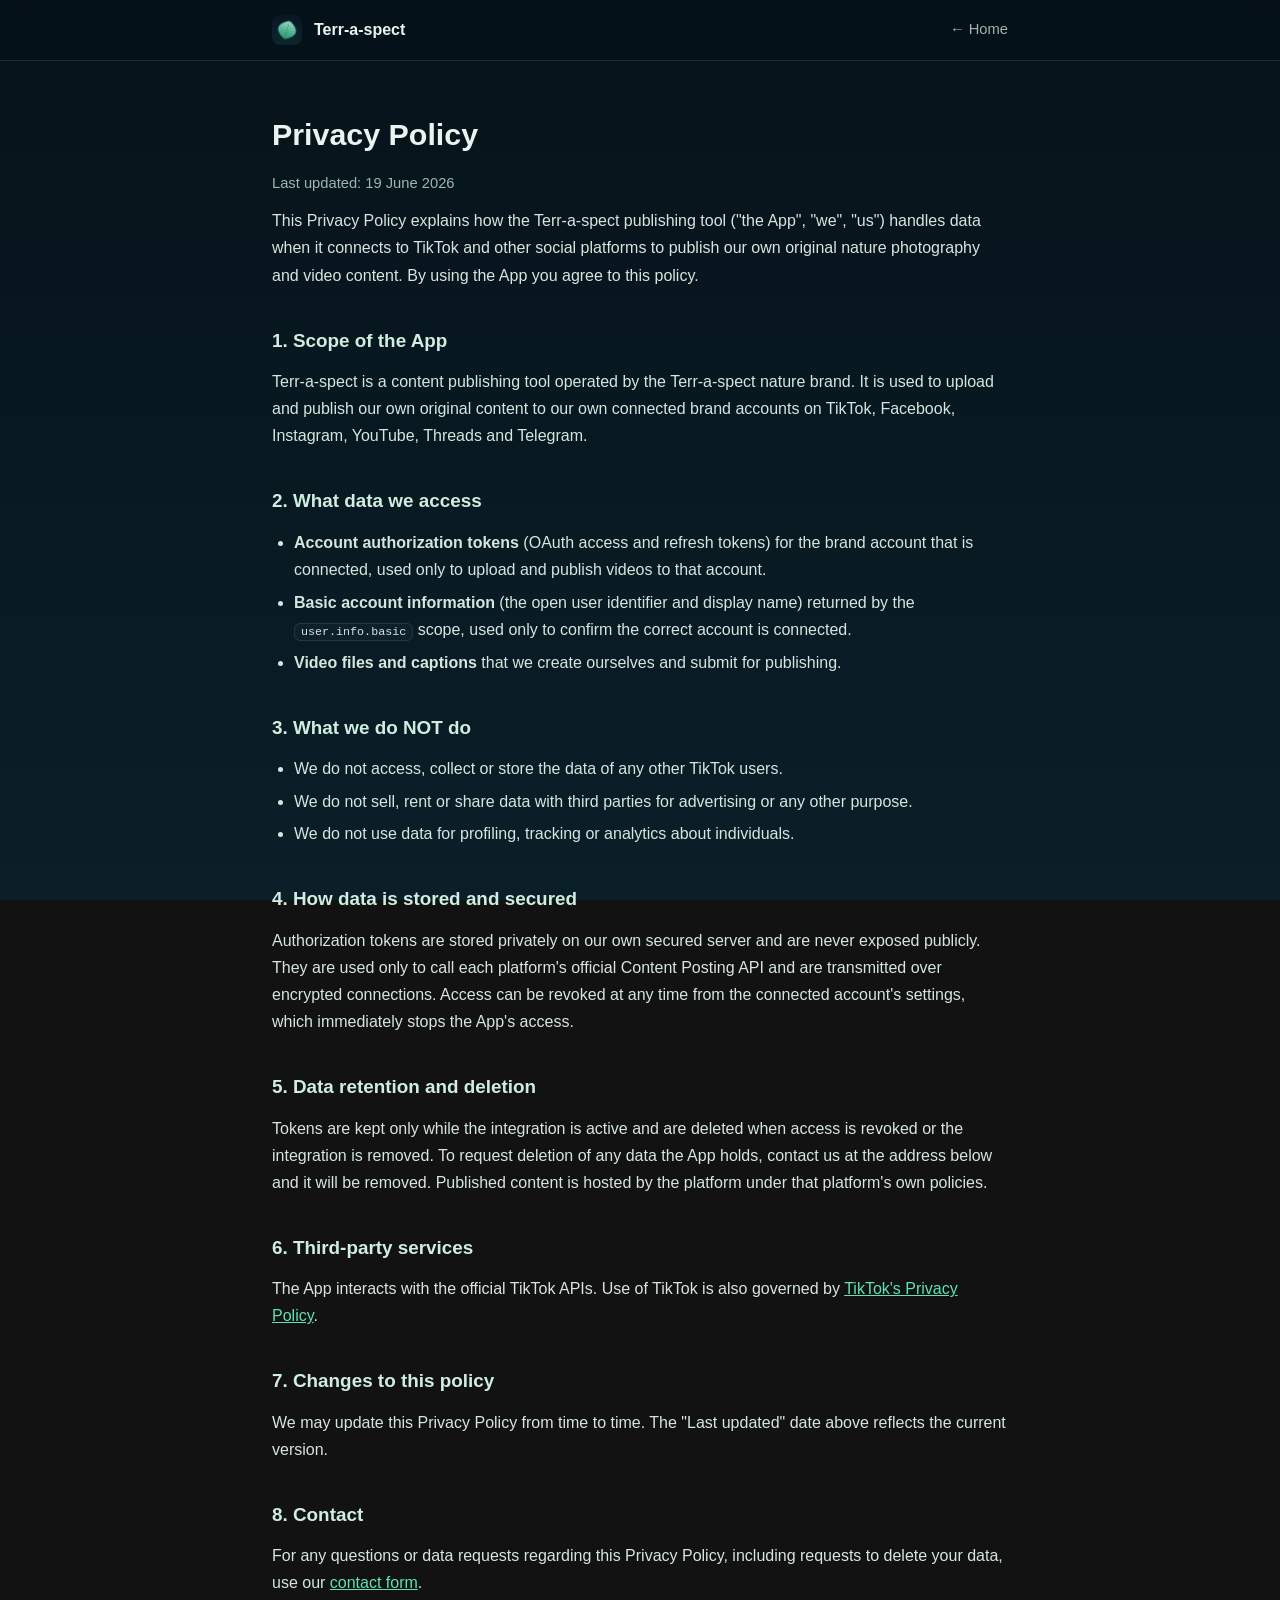
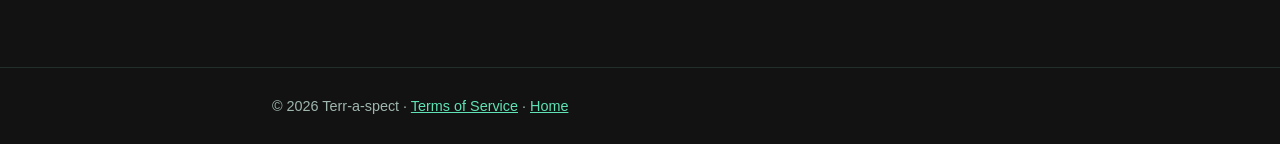
<file: privacy.html>
<!DOCTYPE html>
<html lang="en">
<head>
<meta charset="utf-8">
<meta name="viewport" content="width=device-width, initial-scale=1">
<title>Privacy Policy — Terr-a-spect</title>
<link rel="icon" type="image/png" href="./icon.png">
<link rel="stylesheet" href="./player.css">
<style>
  :root{--bg0:#06121a;--bg1:#0a1f28;--surface:rgba(18,38,49,.6);--border:rgba(120,190,170,.16);
        --text:#e9f3ef;--muted:#9fb6ad;--accent:#5fe3b4;color-scheme:dark}
  *{box-sizing:border-box;margin:0;padding:0}
  body{font-family:-apple-system,BlinkMacSystemFont,"Segoe UI",Roboto,Arial,sans-serif;
       background:linear-gradient(180deg,var(--bg0),var(--bg1));background-attachment:fixed;
       color:var(--text);line-height:1.7;-webkit-font-smoothing:antialiased}
  a{color:var(--accent)}
  .wrap{max-width:780px;margin:0 auto;padding:0 22px}
  nav{position:sticky;top:0;backdrop-filter:blur(12px);background:rgba(6,18,26,.55);
      border-bottom:1px solid var(--border)}
  nav .wrap{display:flex;align-items:center;gap:12px;height:60px}
  nav img{width:30px;height:30px;border-radius:8px}
  nav .brand{font-weight:700}
  nav .back{margin-left:auto;color:var(--muted);font-size:.92rem;text-decoration:none}
  nav .back:hover{color:var(--text)}
  main{padding:48px 0 70px}
  h1{font-size:1.9rem;font-weight:780;margin-bottom:6px}
  .muted{color:var(--muted);font-size:.92rem;margin-bottom:8px}
  h2{font-size:1.18rem;margin-top:1.9em;color:#cfeee0}
  p,ul{margin-top:.7em;color:#d6e6df}
  ul{padding-left:22px} li{margin:.35em 0}
  code{background:var(--surface);border:1px solid var(--border);border-radius:6px;padding:1px 6px;font-size:.9em}
  footer{border-top:1px solid var(--border);padding:26px 0;color:var(--muted);font-size:.9rem}
</style>
</head>
<body>
<nav><div class="wrap">
  <img src="./icon.png" alt="Terr-a-spect logo"><span class="brand">Terr-a-spect</span>
  <a class="back" href="./index.html">← Home</a>
</div></nav>

<main><div class="wrap">
<h1>Privacy Policy</h1>
<p class="muted">Last updated: 19 June 2026</p>

<p>This Privacy Policy explains how the Terr-a-spect publishing tool ("the App", "we", "us")
handles data when it connects to TikTok and other social platforms to publish our own original
nature photography and video content. By using the App you agree to this policy.</p>

<h2>1. Scope of the App</h2>
<p>Terr-a-spect is a content publishing tool operated by the Terr-a-spect nature brand. It is used
to upload and publish our own original content to our own connected brand accounts on TikTok,
Facebook, Instagram, YouTube, Threads and Telegram.</p>

<h2>2. What data we access</h2>
<ul>
  <li><strong>Account authorization tokens</strong> (OAuth access and refresh tokens) for the
  brand account that is connected, used only to upload and publish videos to that account.</li>
  <li><strong>Basic account information</strong> (the open user identifier and display name)
  returned by the <code>user.info.basic</code> scope, used only to confirm the correct account is
  connected.</li>
  <li><strong>Video files and captions</strong> that we create ourselves and submit for publishing.</li>
</ul>

<h2>3. What we do NOT do</h2>
<ul>
  <li>We do not access, collect or store the data of any other TikTok users.</li>
  <li>We do not sell, rent or share data with third parties for advertising or any other purpose.</li>
  <li>We do not use data for profiling, tracking or analytics about individuals.</li>
</ul>

<h2>4. How data is stored and secured</h2>
<p>Authorization tokens are stored privately on our own secured server and are never exposed
publicly. They are used only to call each platform's official Content Posting API and are
transmitted over encrypted connections. Access can be revoked at any time from the connected
account's settings, which immediately stops the App's access.</p>

<h2>5. Data retention and deletion</h2>
<p>Tokens are kept only while the integration is active and are deleted when access is revoked or
the integration is removed. To request deletion of any data the App holds, contact us at the
address below and it will be removed. Published content is hosted by the platform under that
platform's own policies.</p>

<h2>6. Third-party services</h2>
<p>The App interacts with the official TikTok APIs. Use of TikTok is also governed by
<a href="https://www.tiktok.com/legal/privacy-policy">TikTok's Privacy Policy</a>.</p>

<h2>7. Changes to this policy</h2>
<p>We may update this Privacy Policy from time to time. The "Last updated" date above reflects the
current version.</p>

<h2>8. Contact</h2>
<p>For any questions or data requests regarding this Privacy Policy, including requests to delete
your data, use our <a href="./contact.html">contact form</a>.</p>
</div></main>

<footer><div class="wrap">© 2026 Terr-a-spect · <a href="./terms.html">Terms of Service</a> · <a href="./index.html">Home</a></div></footer>
<script src="./player.js" defer></script>
</body>
</html>
</file>
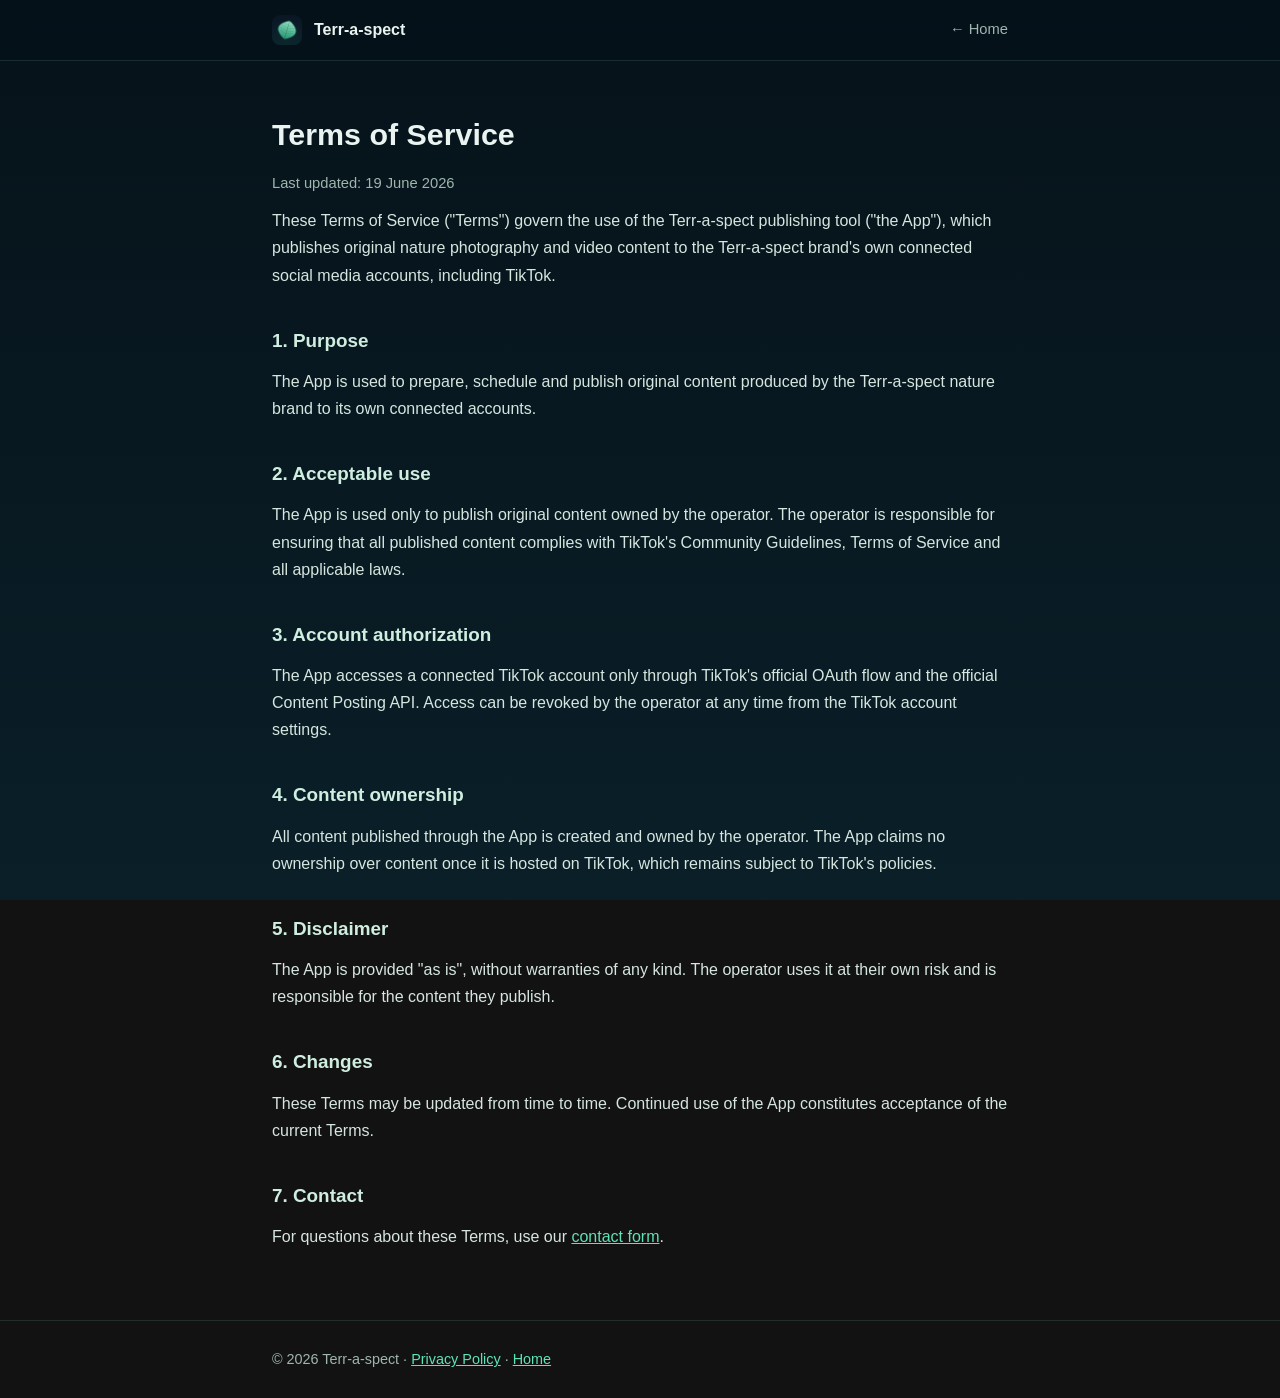
<file: terms.html>
<!DOCTYPE html>
<html lang="en">
<head>
<meta charset="utf-8">
<meta name="viewport" content="width=device-width, initial-scale=1">
<title>Terms of Service — Terr-a-spect</title>
<link rel="icon" type="image/png" href="./icon.png">
<link rel="stylesheet" href="./player.css">
<style>
  :root{--bg0:#06121a;--bg1:#0a1f28;--surface:rgba(18,38,49,.6);--border:rgba(120,190,170,.16);
        --text:#e9f3ef;--muted:#9fb6ad;--accent:#5fe3b4;color-scheme:dark}
  *{box-sizing:border-box;margin:0;padding:0}
  body{font-family:-apple-system,BlinkMacSystemFont,"Segoe UI",Roboto,Arial,sans-serif;
       background:linear-gradient(180deg,var(--bg0),var(--bg1));background-attachment:fixed;
       color:var(--text);line-height:1.7;-webkit-font-smoothing:antialiased}
  a{color:var(--accent)}
  .wrap{max-width:780px;margin:0 auto;padding:0 22px}
  nav{position:sticky;top:0;backdrop-filter:blur(12px);background:rgba(6,18,26,.55);
      border-bottom:1px solid var(--border)}
  nav .wrap{display:flex;align-items:center;gap:12px;height:60px}
  nav img{width:30px;height:30px;border-radius:8px}
  nav .brand{font-weight:700}
  nav .back{margin-left:auto;color:var(--muted);font-size:.92rem;text-decoration:none}
  nav .back:hover{color:var(--text)}
  main{padding:48px 0 70px}
  h1{font-size:1.9rem;font-weight:780;margin-bottom:6px}
  .muted{color:var(--muted);font-size:.92rem;margin-bottom:8px}
  h2{font-size:1.18rem;margin-top:1.9em;color:#cfeee0}
  p{margin-top:.7em;color:#d6e6df}
  footer{border-top:1px solid var(--border);padding:26px 0;color:var(--muted);font-size:.9rem}
</style>
</head>
<body>
<nav><div class="wrap">
  <img src="./icon.png" alt="Terr-a-spect logo"><span class="brand">Terr-a-spect</span>
  <a class="back" href="./index.html">← Home</a>
</div></nav>

<main><div class="wrap">
<h1>Terms of Service</h1>
<p class="muted">Last updated: 19 June 2026</p>

<p>These Terms of Service ("Terms") govern the use of the Terr-a-spect publishing tool ("the App"),
which publishes original nature photography and video content to the Terr-a-spect brand's own
connected social media accounts, including TikTok.</p>

<h2>1. Purpose</h2>
<p>The App is used to prepare, schedule and publish original content produced by the Terr-a-spect
nature brand to its own connected accounts.</p>

<h2>2. Acceptable use</h2>
<p>The App is used only to publish original content owned by the operator. The operator is
responsible for ensuring that all published content complies with TikTok's Community Guidelines,
Terms of Service and all applicable laws.</p>

<h2>3. Account authorization</h2>
<p>The App accesses a connected TikTok account only through TikTok's official OAuth flow and the
official Content Posting API. Access can be revoked by the operator at any time from the TikTok
account settings.</p>

<h2>4. Content ownership</h2>
<p>All content published through the App is created and owned by the operator. The App claims no
ownership over content once it is hosted on TikTok, which remains subject to TikTok's policies.</p>

<h2>5. Disclaimer</h2>
<p>The App is provided "as is", without warranties of any kind. The operator uses it at their own
risk and is responsible for the content they publish.</p>

<h2>6. Changes</h2>
<p>These Terms may be updated from time to time. Continued use of the App constitutes acceptance
of the current Terms.</p>

<h2>7. Contact</h2>
<p>For questions about these Terms, use our <a href="./contact.html">contact form</a>.</p>
</div></main>

<footer><div class="wrap">© 2026 Terr-a-spect · <a href="./privacy.html">Privacy Policy</a> · <a href="./index.html">Home</a></div></footer>
<script src="./player.js" defer></script>
</body>
</html>
</file>
<file: player.css>
/* Terr-a-spect — глобальний плаваючий плеєр (на всіх сторінках) */
#tas-player{position:fixed;right:18px;bottom:18px;z-index:60;
  font-family:-apple-system,BlinkMacSystemFont,"Segoe UI",Roboto,Arial,sans-serif;
  --pa:var(--accent,#5fe3b4);--pa2:var(--accent2,#36c79a);--ptxt:var(--text,#e9f3ef);
  --pmut:var(--muted,#9fb6ad);--pbord:var(--border,rgba(120,190,170,.18))}
#tas-player.tas-hidden{display:none}

/* ── кругла кнопка (mini) ── */
/* зовнішня кнопка — чистий значок без фона/контуру (тінь лише для читабельності) */
.tas-fab{width:56px;height:56px;border:0;padding:0;cursor:pointer;background:none;
  color:var(--pa);display:grid;place-items:center;filter:drop-shadow(0 3px 8px rgba(0,0,0,.55));
  transition:transform .34s cubic-bezier(.34,1.56,.64,1),opacity .24s ease,filter .15s}
.tas-fab:hover{transform:scale(1.1);filter:drop-shadow(0 4px 12px rgba(0,0,0,.6))}
.tas-fab svg{width:34px;height:34px;fill:currentColor}
.tas-open .tas-fab{opacity:0;transform:scale(.35) rotate(-35deg);pointer-events:none}
/* індикатор «грає» на згорнутій кнопці (еквалайзер) */
.tas-eq{display:none;align-items:flex-end;gap:3px;height:20px}
.tas-playing.tas-mini .tas-fab .tas-ico{display:none}
.tas-playing.tas-mini .tas-fab .tas-eq{display:flex}
.tas-eq i{width:3px;background:var(--pa);border-radius:2px;animation:tas-bounce 1s infinite ease-in-out}
.tas-eq i:nth-child(1){height:8px;animation-delay:-.4s} .tas-eq i:nth-child(2){height:18px;animation-delay:-.2s}
.tas-eq i:nth-child(3){height:12px} .tas-eq i:nth-child(4){height:16px;animation-delay:-.3s}
@keyframes tas-bounce{0%,100%{transform:scaleY(.4)}50%{transform:scaleY(1)}}

/* ── квадратна панель (open) ── */
/* морфінг: коло (FAB) «виростає» з кутка в квадратну панель — пружинистий spring + морф радіуса */
.tas-panel{position:absolute;right:0;bottom:0;width:280px;overflow:hidden;
  background:rgba(8,20,28,.96);backdrop-filter:blur(16px);border:1px solid var(--pbord);
  box-shadow:0 18px 50px rgba(0,0,0,.55);transform-origin:100% 100%;
  opacity:0;visibility:hidden;transform:scale(.26) translateY(8px);border-radius:30px;
  transition:transform .46s cubic-bezier(.34,1.5,.5,1),opacity .3s ease,border-radius .46s ease,visibility 0s linear .46s}
.tas-open .tas-panel{opacity:1;visibility:visible;transform:none;border-radius:16px;
  transition:transform .52s cubic-bezier(.32,1.55,.45,1),opacity .28s ease,border-radius .52s ease,visibility 0s}
/* контент заїжджає зі сходинкою-затримкою — преміум-відчуття */
.tas-panel .tas-top,.tas-panel .tas-seek,.tas-panel .tas-ctrls{opacity:0;transform:translateY(10px);
  transition:opacity .3s ease,transform .34s cubic-bezier(.22,1,.36,1)}
.tas-open .tas-panel .tas-top{opacity:1;transform:none;transition-delay:.10s}
.tas-open .tas-panel .tas-seek{opacity:1;transform:none;transition-delay:.16s}
.tas-open .tas-panel .tas-ctrls{opacity:1;transform:none;transition-delay:.22s}
@media(prefers-reduced-motion:reduce){
  .tas-fab,.tas-panel,.tas-panel .tas-top,.tas-panel .tas-seek,.tas-panel .tas-ctrls{transition-duration:.01ms!important}
}
.tas-top{display:flex;align-items:center;gap:10px;padding:12px 12px 8px}
.tas-cover{width:46px;height:46px;border-radius:10px;flex:0 0 46px;object-fit:cover;background:#0d2029}
.tas-meta{min-width:0;flex:1}
.tas-title{font-weight:700;color:var(--ptxt);font-size:.95rem;white-space:nowrap;overflow:hidden;text-overflow:ellipsis;cursor:pointer;transition:color .15s}
.tas-title:hover{color:var(--pa)}
.tas-perf{color:var(--pmut);font-size:.78rem;white-space:nowrap;overflow:hidden;text-overflow:ellipsis}
.tas-min{background:none;border:0;color:var(--pmut);cursor:pointer;font-size:1.1rem;line-height:1;padding:4px;border-radius:8px;flex:0 0 auto}
.tas-min:hover{color:var(--ptxt)}
/* seek */
.tas-seek{display:flex;align-items:center;gap:8px;padding:2px 14px}
.tas-seek span{color:var(--pmut);font-size:.72rem;font-variant-numeric:tabular-nums;width:30px;text-align:center}
.tas-seek input[type=range]{flex:1;-webkit-appearance:none;appearance:none;height:5px;border-radius:5px;background:#28414a;cursor:pointer}
.tas-seek input[type=range]::-webkit-slider-thumb{-webkit-appearance:none;width:13px;height:13px;border-radius:50%;background:var(--pa)}
.tas-seek input[type=range]::-moz-range-thumb{width:13px;height:13px;border:0;border-radius:50%;background:var(--pa)}
/* контроли */
.tas-ctrls{display:flex;align-items:center;justify-content:center;gap:6px;padding:6px 12px 14px}
.tas-ctrls button{background:none;border:0;color:var(--ptxt);cursor:pointer;padding:8px;border-radius:50%;display:grid;place-items:center}
.tas-ctrls button:hover{color:var(--pa)}
.tas-ctrls svg{width:22px;height:22px;fill:currentColor}
.tas-ctrls .tas-big{background:var(--ptxt);color:#06231a;width:46px;height:46px}
.tas-ctrls .tas-big:hover{background:var(--pa)} .tas-ctrls .tas-big svg{width:24px;height:24px}
.tas-ctrls .tas-shuf.on{color:var(--pa);background:rgba(95,227,180,.16)}

@media(max-width:520px){
  #tas-player{right:12px;bottom:12px}
  .tas-panel{width:min(86vw,300px)}
}
</file>
